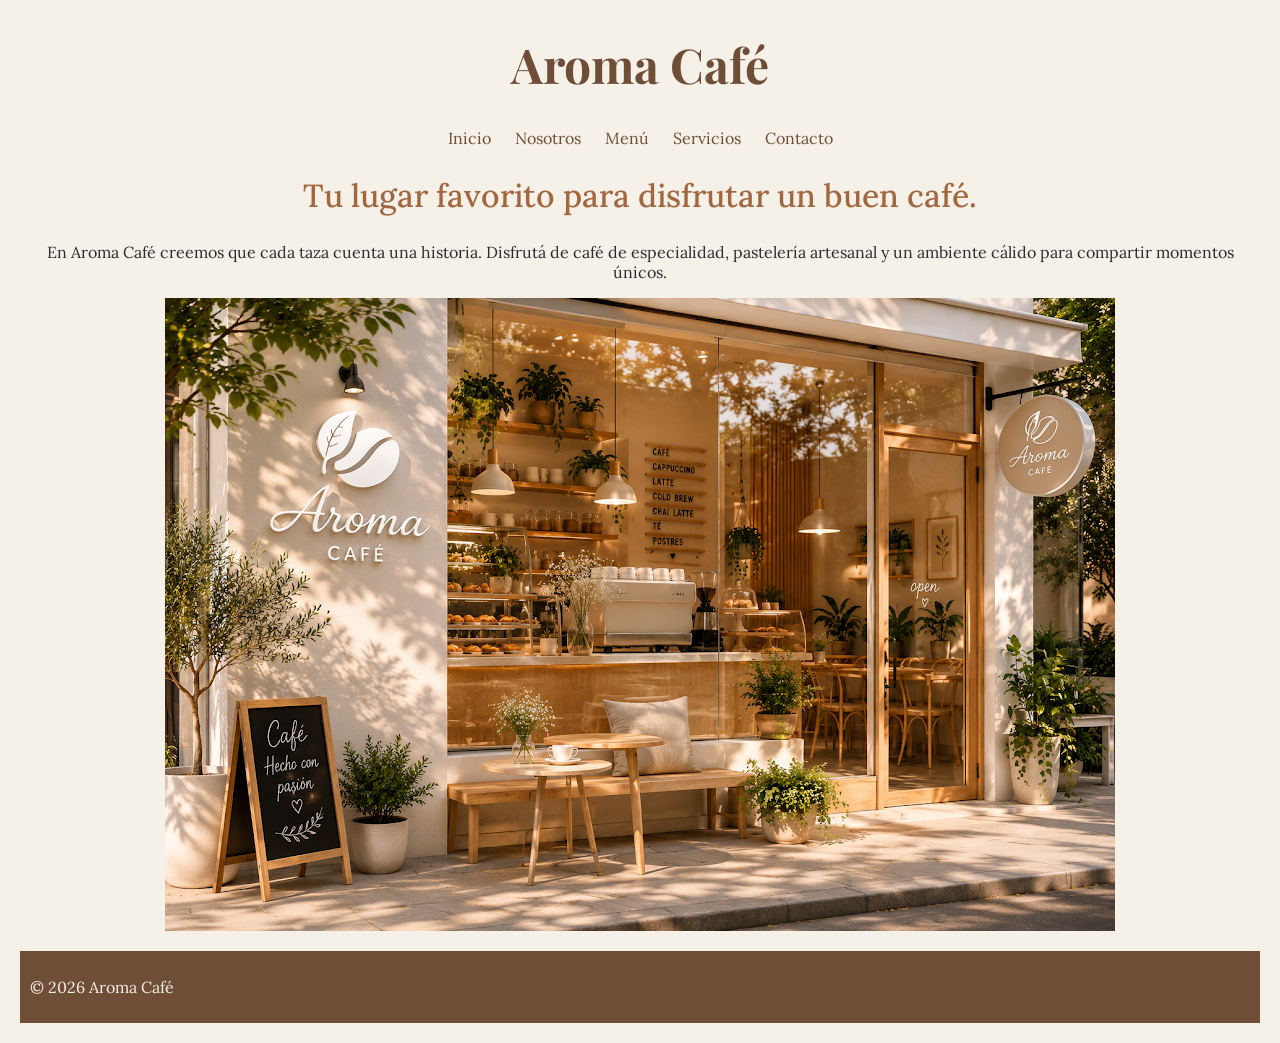
<file: Cris Espinola - Full Stack Developer/index.html>
<!DOCTYPE html>
<html lang="es">
<head>
    <meta charset="UTF-8">
    <meta name="viewport" content="width=device-width, initial-scale=1.0">
    <title>Aroma Café</title>
    <link rel="stylesheet" href="./styles/styles.css">
</head>
<body>
    <header>
        <h1>Aroma Café</h1>
        <nav>
            <a href="index.html">Inicio</a>
            <a href="pages/nosotros.html">Nosotros</a>
            <a href="pages/menu.html">Menú</a>
            <a href="pages/servicios.html">Servicios</a>
            <a href="pages/contacto.html">Contacto</a>
        </nav>
    </header>
    <main>
        <section>
            <article>
                <h2>Tu lugar favorito para disfrutar un buen café.</h2>
                <p>En Aroma Café creemos que cada taza cuenta una historia.
                Disfrutá de café de especialidad, pastelería artesanal y un ambiente cálido para compartir momentos únicos.</p>
                <figure>
                    <img src="img/cafeteria.png" alt="Interior Aroma Café">
                </figure>
            </article>
        </section>
    </main>
    <footer>
        <p> © 2026 Aroma Café </p>
    </footer>
</body>
</html>
</file>
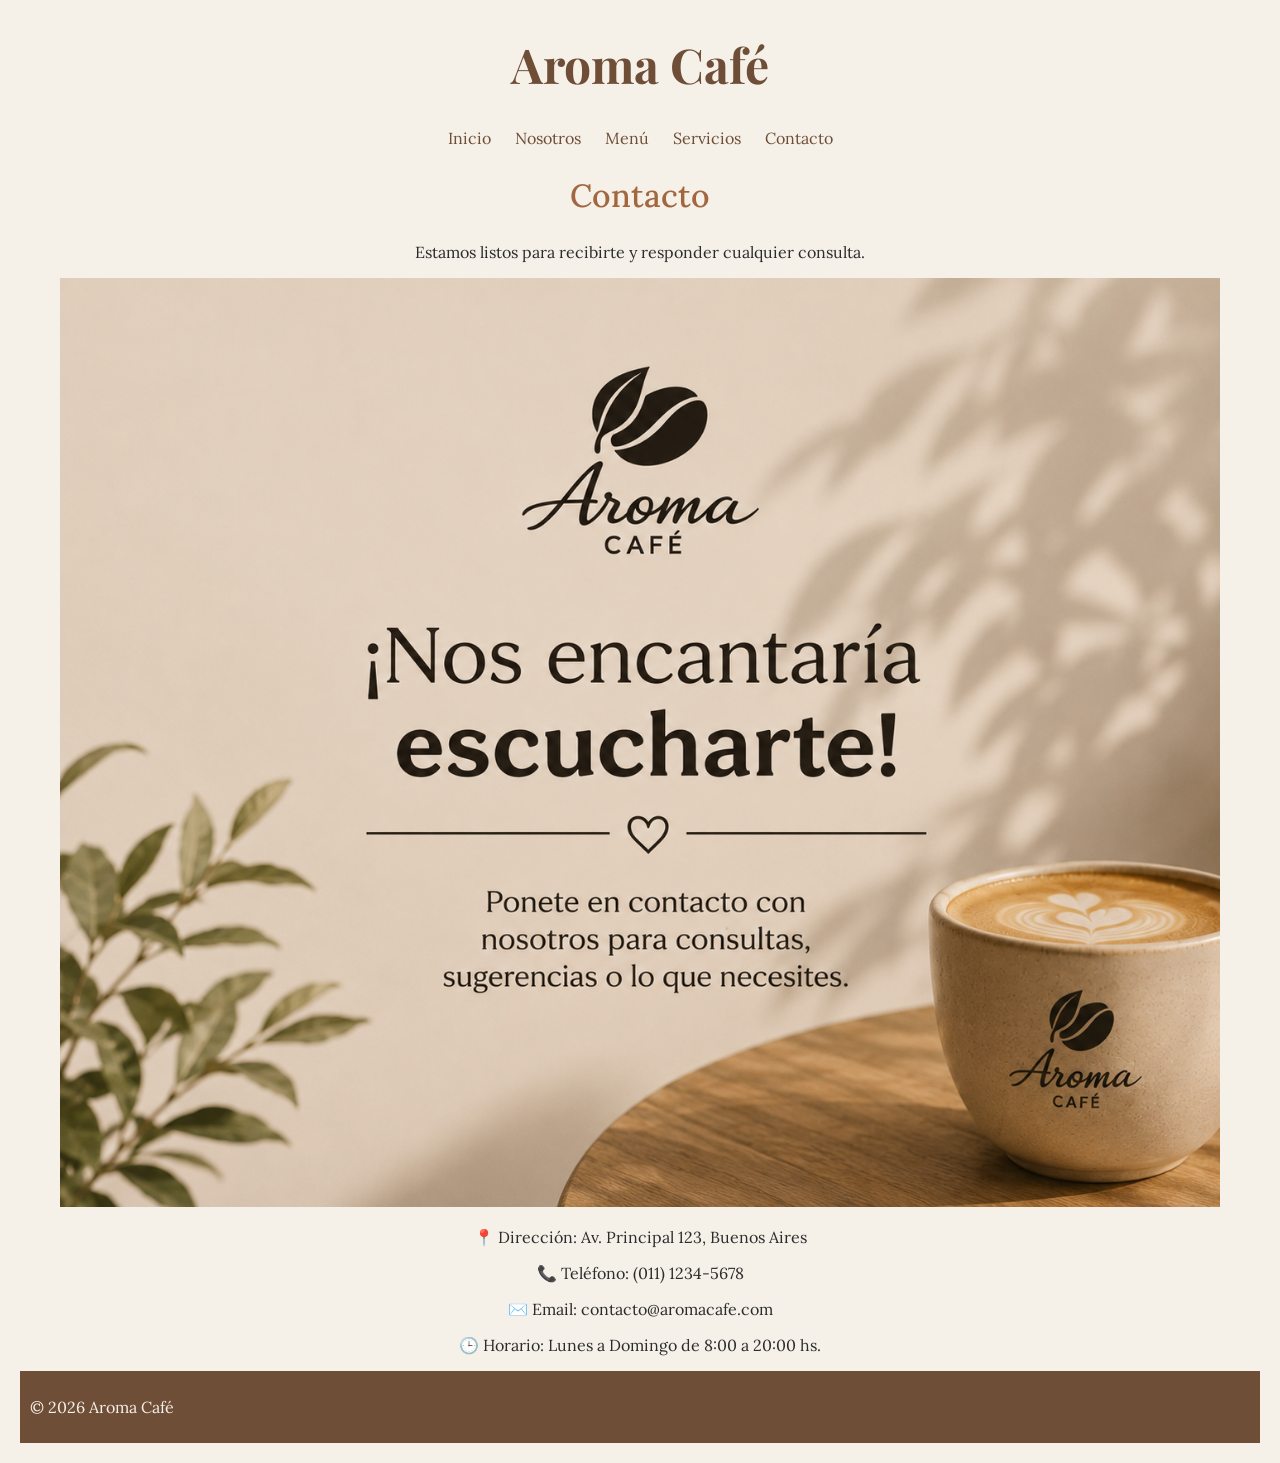
<file: Cris Espinola - Full Stack Developer/pages/contacto.html>
<!DOCTYPE html>
<html lang="es">
<head>
    <meta charset="UTF-8">
    <meta name="viewport" content="width=device-width, initial-scale=1.0">
    <title>Contacto</title>
    <link rel="stylesheet" href="../styles/styles.css">
</head>
<body>
    <header>
        <h1>Aroma Café</h1>
        <nav>
            <a href="../index.html">Inicio</a>
            <a href="nosotros.html">Nosotros</a>
            <a href="menu.html">Menú</a>
            <a href="servicios.html">Servicios</a>
            <a href="contacto.html">Contacto</a>
        </nav>
    </header>
    <main>
        <section>
            <article>
                <h2>Contacto</h2>
                <p>Estamos listos para recibirte y responder cualquier consulta.</p>
                <figure>
                    <img src="../img/contacto.png" alt="Contacto Aroma Café">
                </figure>
                <p>📍 Dirección: Av. Principal 123, Buenos Aires</p>
                <p>📞 Teléfono: (011) 1234-5678</p>
                <p>✉️ Email: contacto@aromacafe.com</p>
                <p>🕒 Horario: Lunes a Domingo de 8:00 a 20:00 hs.</p>
            </article>
        </section>
    </main>
    <footer>
        <p> © 2026 Aroma Café </p>
    </footer>
</body>
</html>
</file>
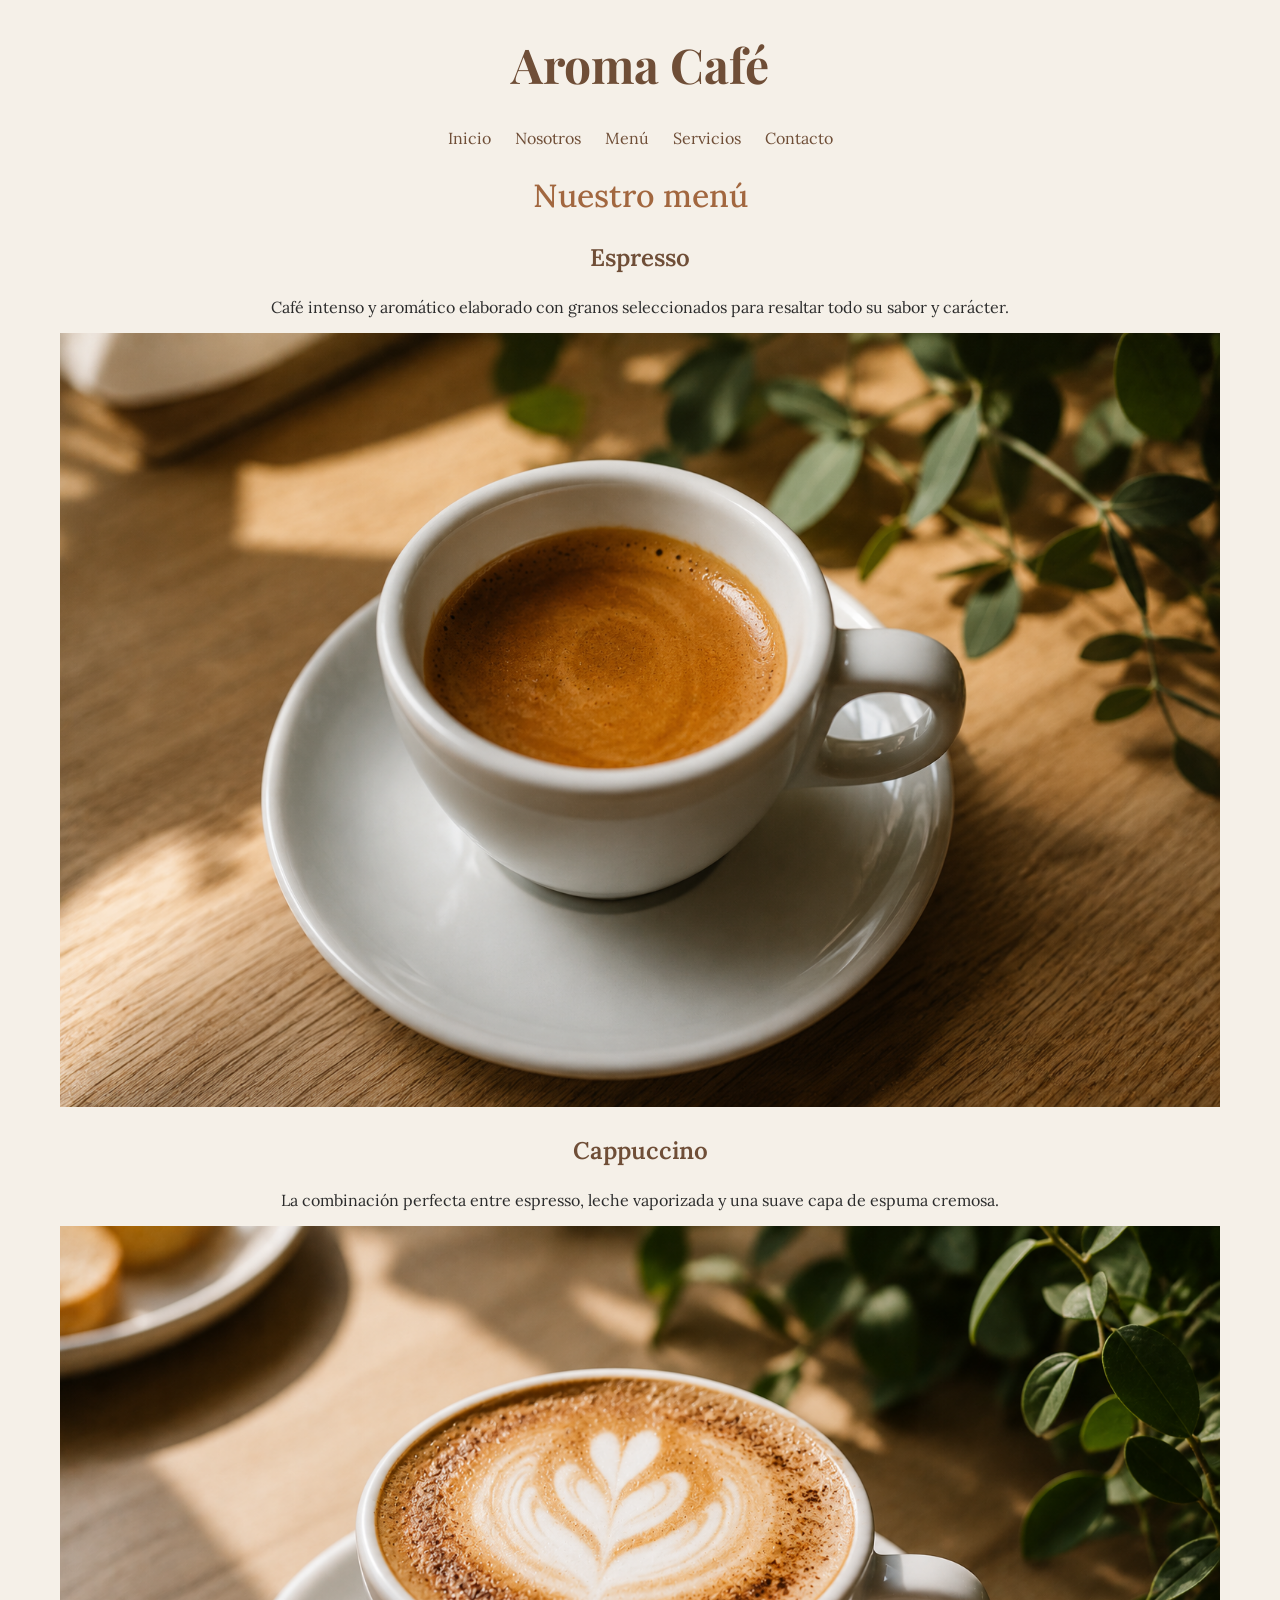
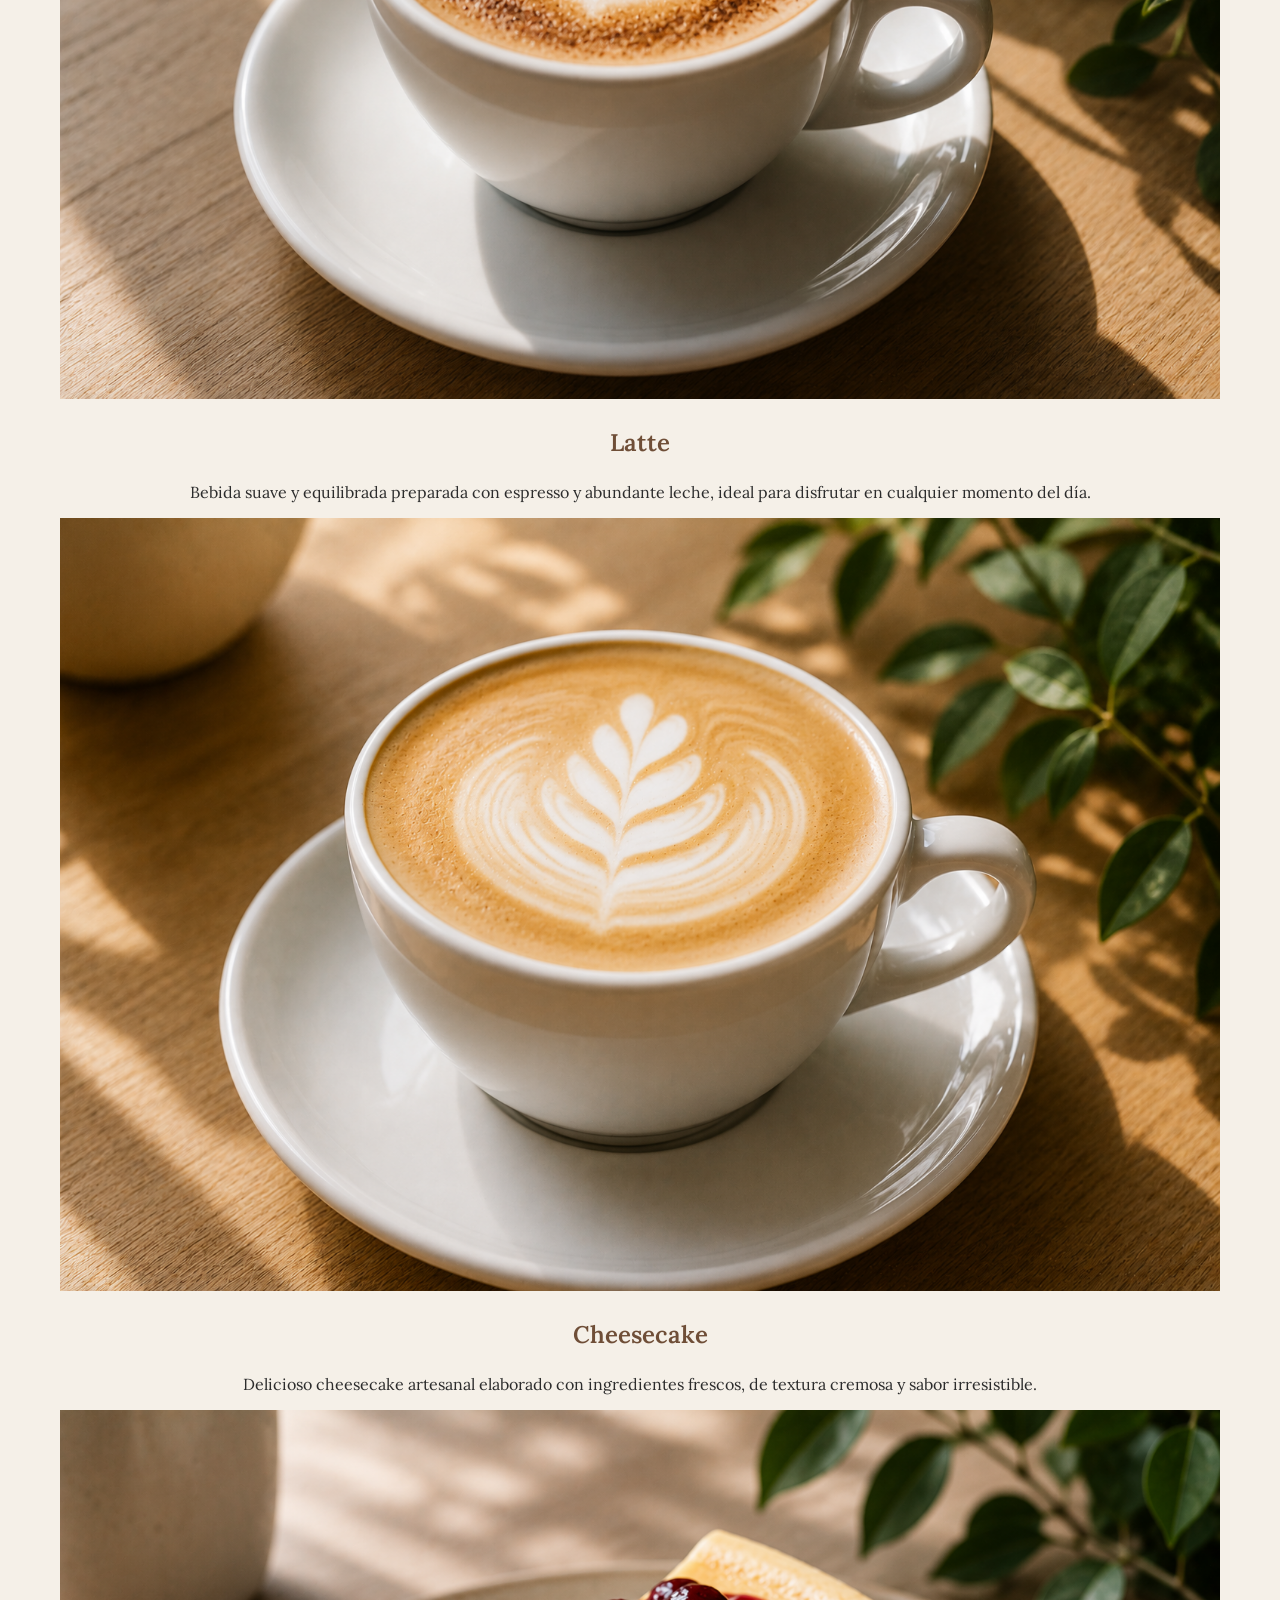
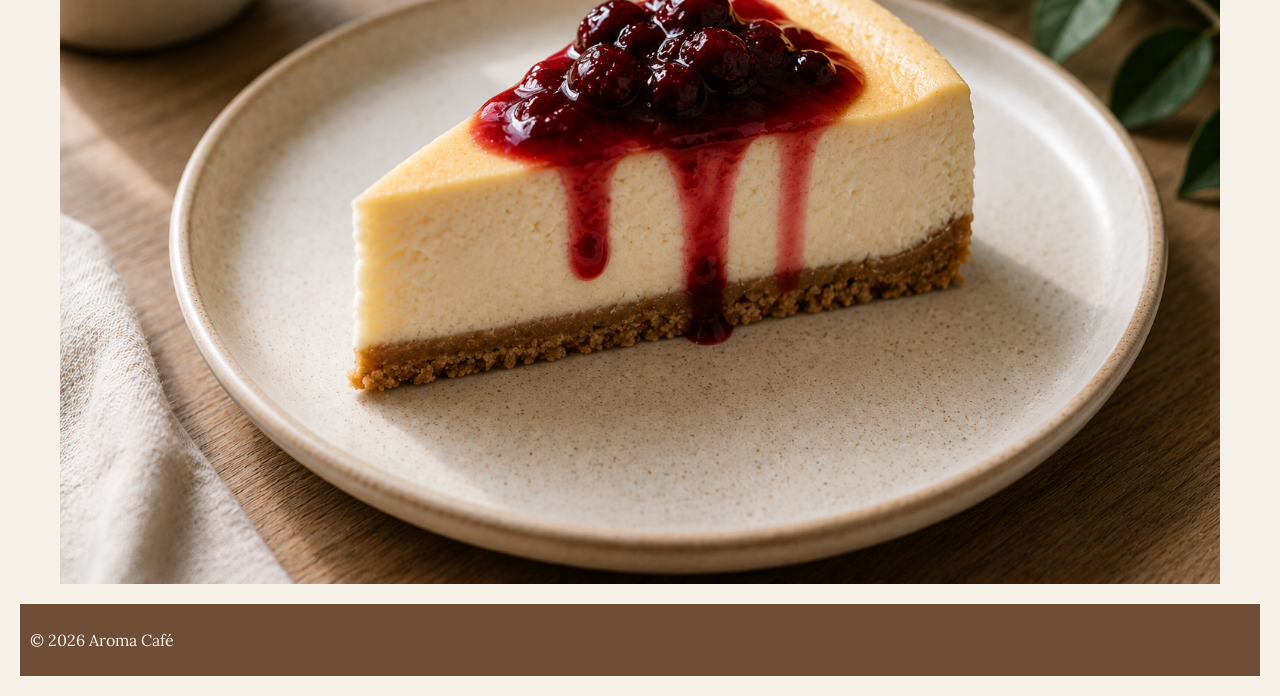
<file: Cris Espinola - Full Stack Developer/pages/menu.html>
<!DOCTYPE html>
<html lang="es">
<head>
    <meta charset="UTF-8">
    <meta name="viewport" content="width=device-width, initial-scale=1.0">
    <title>Menu</title>
    <link rel="stylesheet" href="../styles/styles.css">
</head>
<body>
    <header>
        <h1>Aroma Café</h1>
        <nav>
            <a href="../index.html">Inicio</a>
            <a href="nosotros.html">Nosotros</a>
            <a href="menu.html">Menú</a>
            <a href="servicios.html">Servicios</a>
            <a href="contacto.html">Contacto</a>
        </nav>
    </header>
    <main>
        <section>
            <h2>Nuestro menú</h2>
            <article>
                <h3>Espresso</h3>
                <p>Café intenso y aromático elaborado con granos seleccionados para resaltar todo su sabor y carácter.</p>    
                <figure>
                    <img src="../img/espresso.png" alt="Espresso">
                </figure>
            </article>
            <article>
                <h3>Cappuccino</h3>
                <p>La combinación perfecta entre espresso, leche vaporizada y una suave capa de espuma cremosa.</p>    
                <figure>
                    <img src="../img/cappuccino.png" alt="Cappuccino">
                </figure>
            </article>
            <article>
                <h3>Latte</h3>
                <p>Bebida suave y equilibrada preparada con espresso y abundante leche, ideal para disfrutar en cualquier momento del día.</p>    
                <figure>
                    <img src="../img/latte.png" alt="Latte">
                </figure>
            </article>  
            <article>
                <h3>Cheesecake</h3>
                <p>Delicioso cheesecake artesanal elaborado con ingredientes frescos, de textura cremosa y sabor irresistible.</p>    
                <figure>
                    <img src="../img/cheesecake.png" alt="Cheesecake">
                </figure>
            </article>   
        </section>
    </main>
    <footer>
        <p> © 2026 Aroma Café </p>
    </footer>
</body>
</html>
</file>
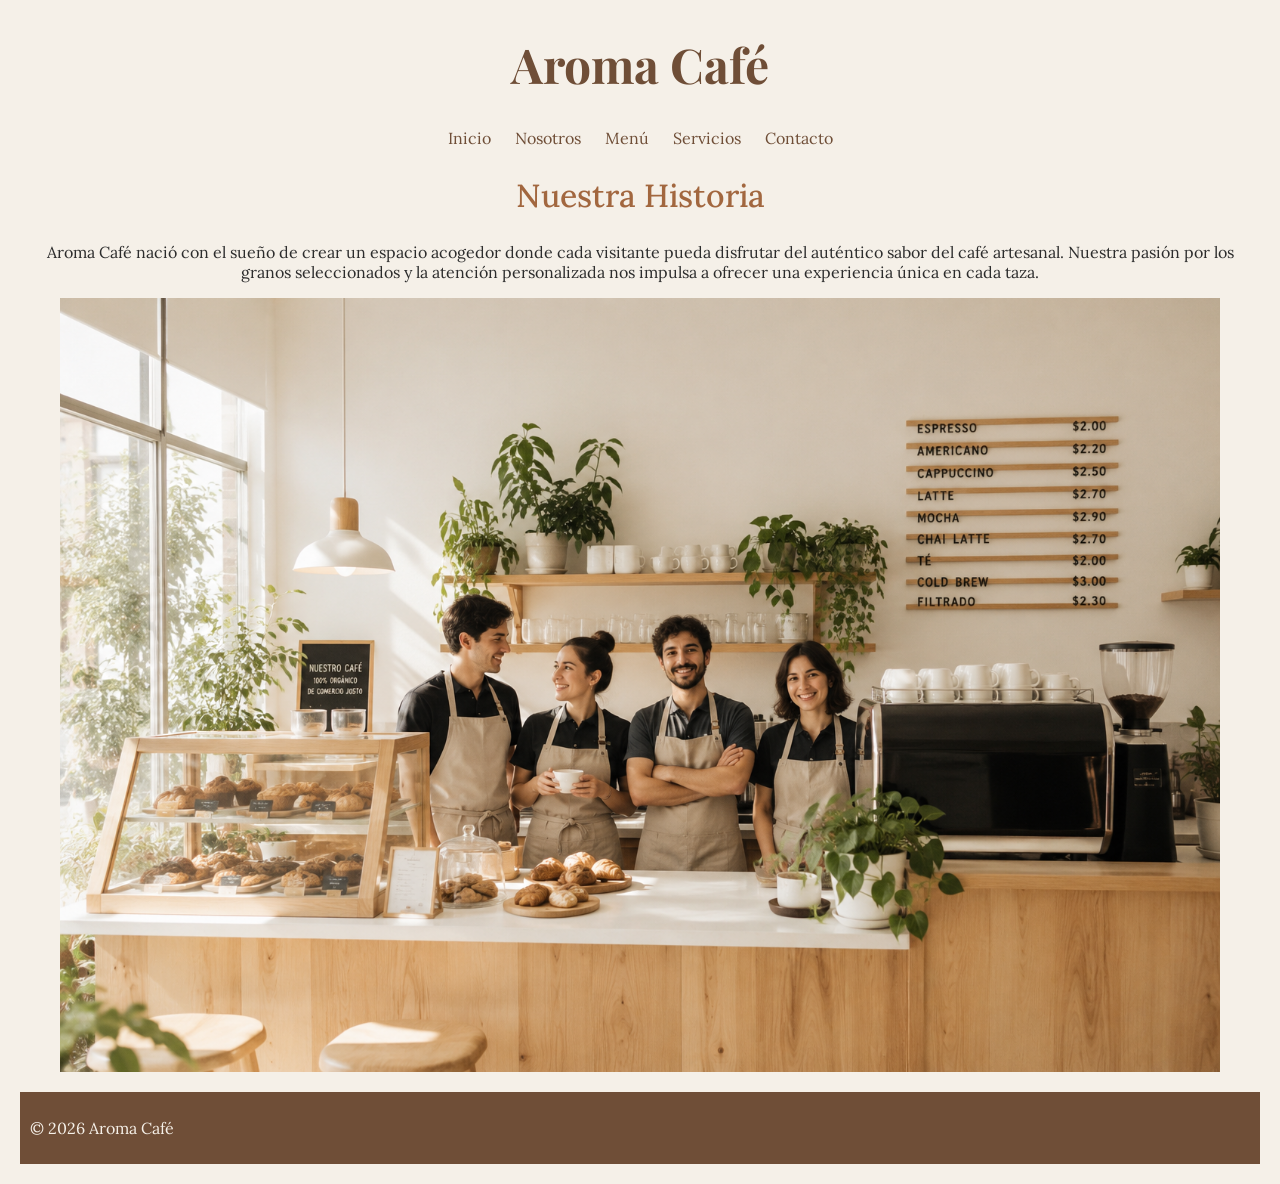
<file: Cris Espinola - Full Stack Developer/pages/nosotros.html>
<!DOCTYPE html>
<html lang="es">
<head>
    <meta charset="UTF-8">
    <meta name="viewport" content="width=device-width, initial-scale=1.0">
    <title>Nosotros</title>
    <link rel="stylesheet" href="../styles/styles.css">
</head>
<body>
    <header>
        <h1>Aroma Café</h1>
        <nav>
            <a href="../index.html">Inicio</a>
            <a href="nosotros.html">Nosotros</a>
            <a href="menu.html">Menú</a>
            <a href="servicios.html">Servicios</a>
            <a href="contacto.html">Contacto</a>
        </nav>
    </header>
    <main>
        <section>
            <article>
                <h2>Nuestra Historia</h2>
                <p>Aroma Café nació con el sueño de crear un espacio acogedor donde cada visitante pueda disfrutar del auténtico sabor del café artesanal. Nuestra pasión por los granos seleccionados y la atención personalizada nos impulsa a ofrecer una experiencia única en cada taza.</p>
                <figure>
                    <img src="../img/nosotros.png" alt="Team de Aroma Café">
                </figure>
            </article>
        </section>
    </main>
    <footer>
        <p> © 2026 Aroma Café </p>
    </footer>
</body>
</html>
</file>
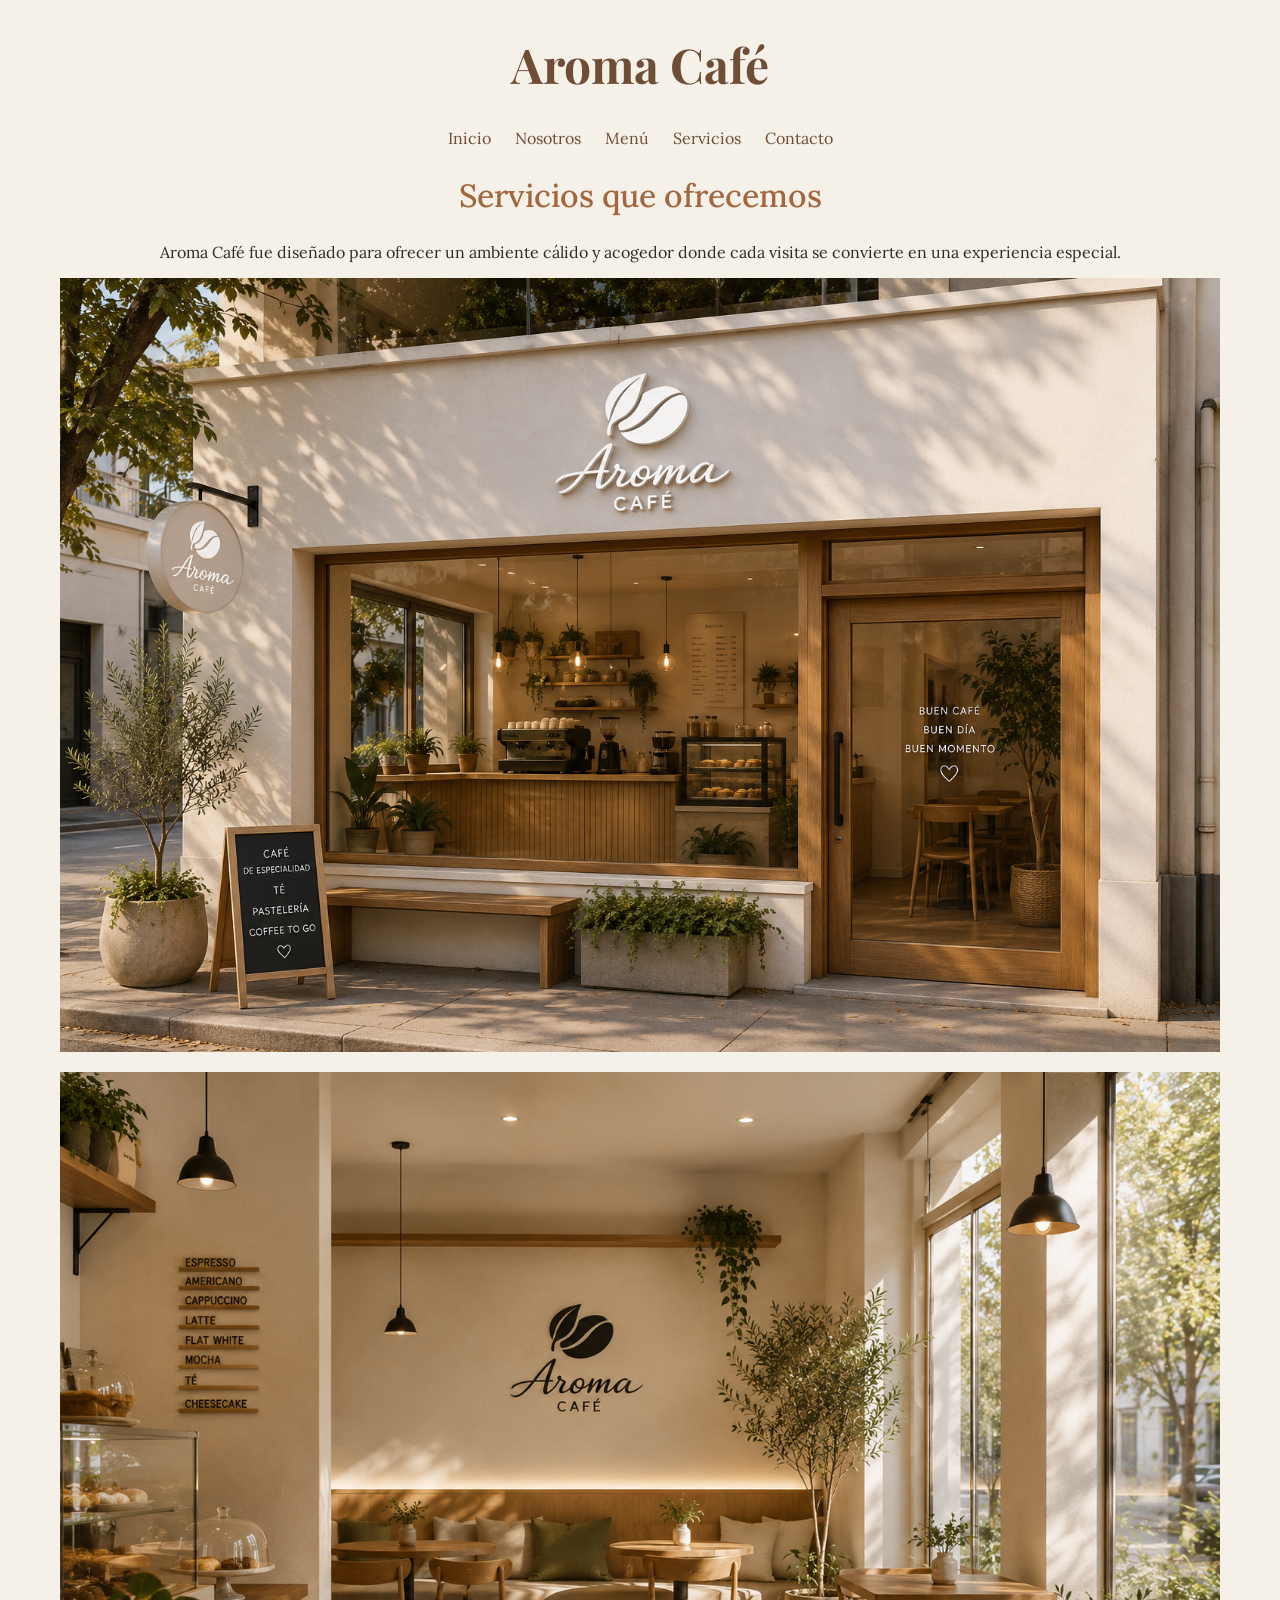
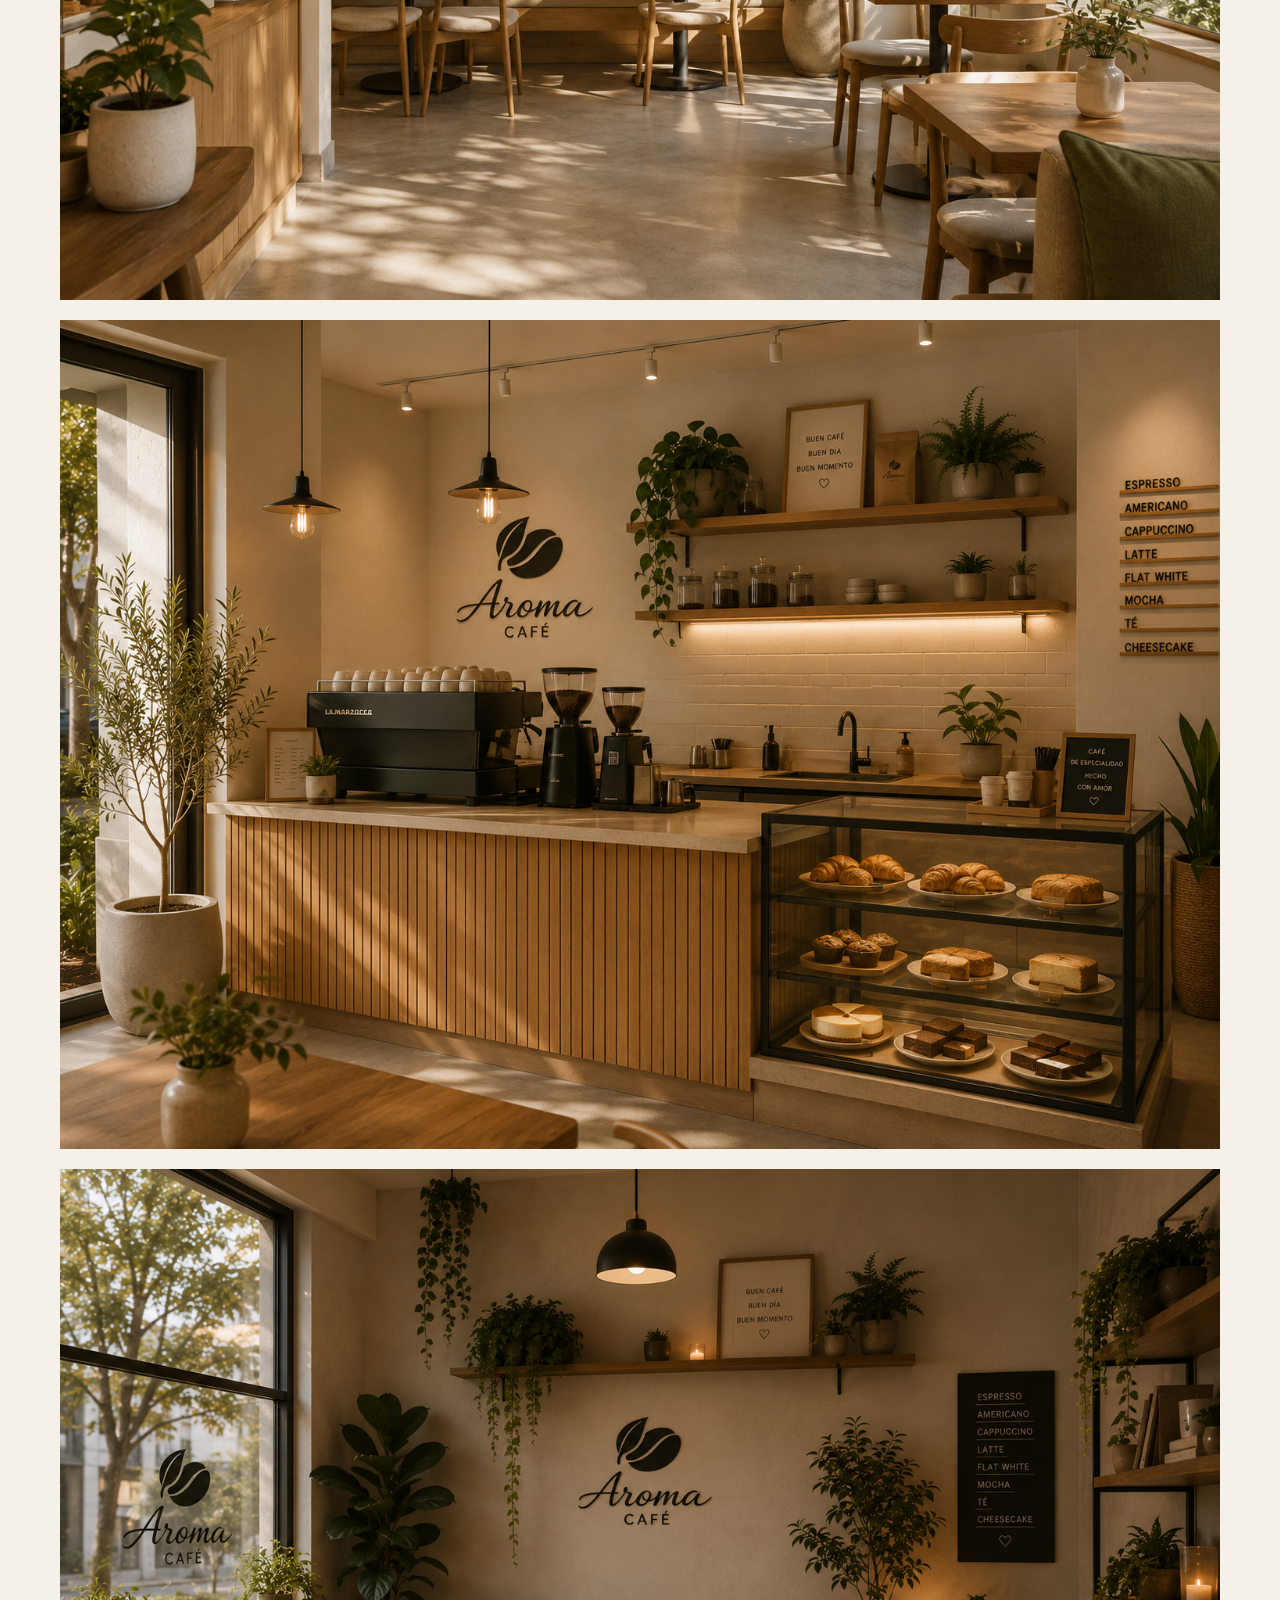
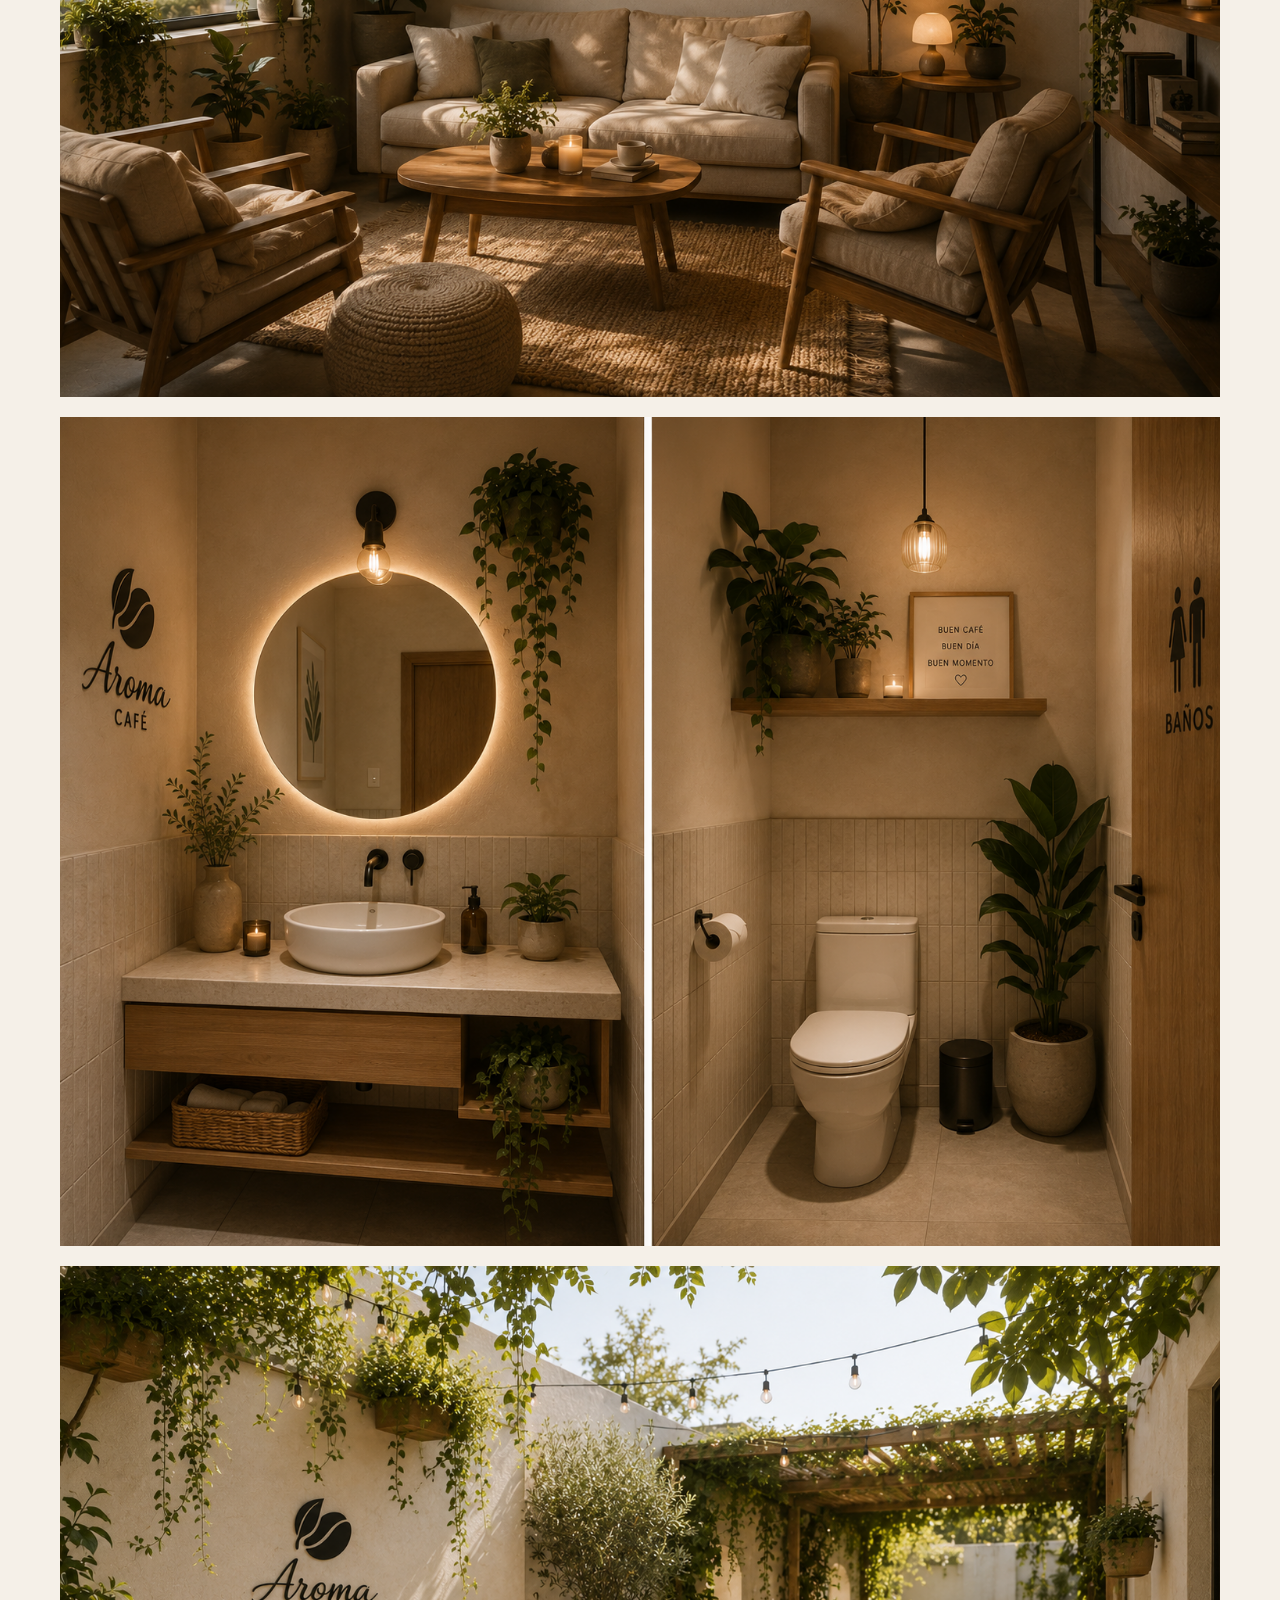
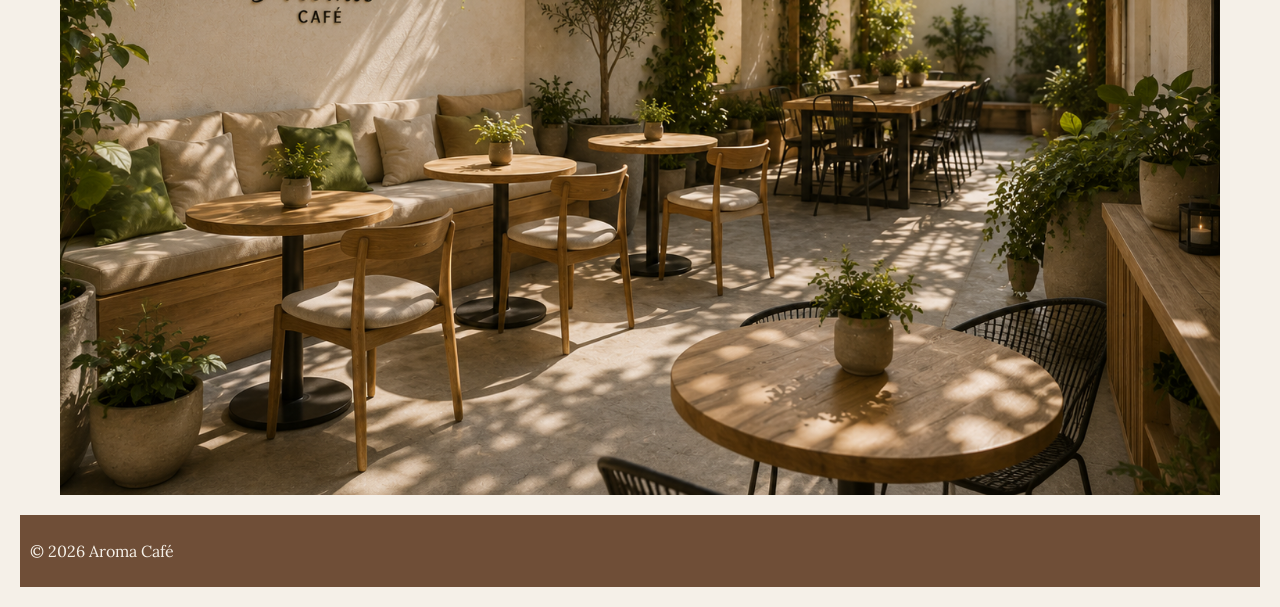
<file: Cris Espinola - Full Stack Developer/pages/servicios.html>
<!DOCTYPE html>
<html lang="es">
<head>
    <meta charset="UTF-8">
    <meta name="viewport" content="width=device-width, initial-scale=1.0">
    <title>Servicios</title>
    <link rel="stylesheet" href="../styles/styles.css">
</head>
<body>
    <header>
        <h1>Aroma Café</h1>
        <nav>
            <a href="../index.html">Inicio</a>
            <a href="nosotros.html">Nosotros</a>
            <a href="menu.html">Menú</a>
            <a href="servicios.html">Servicios</a>
            <a href="contacto.html">Contacto</a>
        </nav>
    </header>
    <main>
        <section>
            <article>
                <h2>Servicios que ofrecemos</h2>
                <p>Aroma Café fue diseñado para ofrecer un ambiente cálido y acogedor donde cada visita se convierte en una experiencia especial.</p>
                <figure>
                    <img src="../img/exterior-de-la-cafeteria.png" alt="Exterior Aroma Café">
                </figure>
                <figure>
                    <img src="../img/interior-de-la-cafeteria.png" alt="Interior Aroma Café">
                </figure>
                <figure>
                    <img src="../img/barra-de-la-cafeteria.png" alt="Barra Aroma Café">
                </figure>
                <figure>
                    <img src="../img/sala-de-estar-cafeteria.png" alt="Sala de estar Aroma Café">
                </figure>
                <figure>
                    <img src="../img/bano-cafeteria.png" alt="Baño Aroma Café">
                </figure>
                <figure>
                    <img src="../img/patio-cafeteria.png" alt="Patio Aroma Café">
                </figure>
            </article>
        </section>
    </main>
    <footer>
        <p> © 2026 Aroma Café </p>
    </footer>
</body>
</html>
</file>
<file: Cris Espinola - Full Stack Developer/styles/styles.css>
/* playfair - importacion de fuente */
@import url('https://fonts.googleapis.com/css2?family=Playfair+Display:ital,wght@0,400..900;1,400..900&display=swap');
/* font-family: "Playfair Display", serif; */

/* lora - importacion de fuente */
@import url('https://fonts.googleapis.com/css2?family=Lora:ital,wght@0,400..700;1,400..700&family=Playfair+Display:ital,wght@0,400..900;1,400..900&display=swap');
/* font-family: "Lora", serif; */

/* fuente h1 */
h1{
    color: #6F4E37;
    font-size: 3rem;
    font-family: "Playfair Display", serif;
    font-weight: 700;
}
/* fuente h2 */
h2{
    color: #A2673F;
    font-size: 2rem;
    font-family: "Lora", serif;
    font-weight: 500;
}
/* fuente h3 */
h3{
    color: #6F4E37;
    font-size: 1.5rem;
    font-family: "Lora", serif;
    font-weight: 600;
}
/* fuente p */
p{
    color: #2C2C2C;
    font-size: 1rem;
    font-family: "Lora", serif;
    font-weight: 400;
}
/* estilos generales */
body{
    background-color: #F5F0E8;
    margin: 20px;
}
img{
    max-width: 100%;
}
/* navegacion */
a{
    color: #6F4E37;
    font-family: "Lora", serif;
    text-decoration: none;
    margin: 10px;
}
/* footer */
footer{
    background-color: #6F4E37;
    padding: 10px;
}
footer p{
    color: #F5F0E8;
}
/* alineacion */
header{
    text-align: center;
}
main{
    text-align: center;
}
</file>
